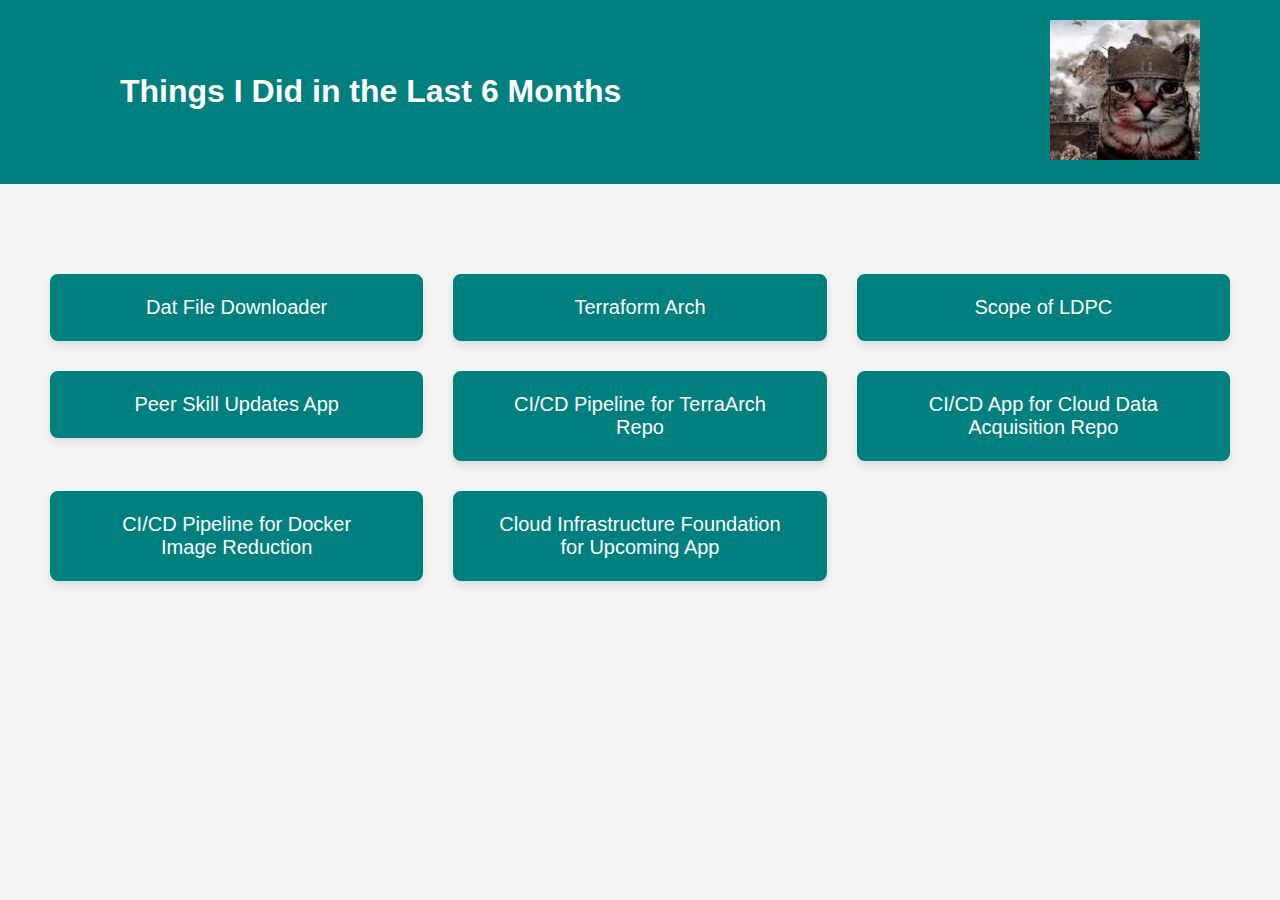
<file: index.html>
<!DOCTYPE html>
<html lang="en">
<head>
    <meta charset="UTF-8">
    <meta name="viewport" content="width=device-width, initial-scale=1.0">
    <title>Home Page</title>
    <link rel="stylesheet" href="styles.css">
</head>
<body>
    <!-- Top Bar Section -->
    <div class="topbar">
        <div class="topbar-text">
            <h1>Things I Did in the Last 6 Months</h1>
        </div>
        <div class="topbar-image">
            <img src="cat.jpg" alt="Image" />
        </div>
    </div>

    <!-- Main Container for Tabs -->
    <div class="container">
        <div class="tabs">
            <!-- Tab 1 - Dat File Downloader -->
            <div class="tab" id="dat-file-downloader">
                <button class="tab-button">Dat File Downloader</button>
                <div class="tab-options">
                    <a href="https://github.com/namansingh1314/azblobdownloader" class="tab-link">README File</a>
                </div>
            </div>

            <!-- Tab 2 - Terraform Arch -->
            <div class="tab" id="terraform-arch">
                <button class="tab-button">Terraform Arch</button>
                <div class="tab-options">
                    <a href="https://dev.azure.com/SE-BESS/BESS-Digi/_wiki/wikis/BESS-Digi.wiki/172/Terraform-Architecture" class="tab-link" target="_blank">Resource Link</a>
                    <a href="/readme/terraform-arch" class="tab-link">README File</a>
                </div>
            </div>

            <!-- Tab 3 - Scope of LDPC -->
            <div class="tab" id="scope-of-ldpc">
                <button class="tab-button">Scope of LDPC</button>
                <div class="tab-options">
                    <a href="https://github.com/namansingh1314/LDPC-papers/blob/main/README.md" class="tab-link">README File</a>
                </div>
            </div>

            <!-- Tab 4 - Peer Skill Updates App -->
            <div class="tab" id="peer-skill-updates">
                <button class="tab-button">Peer Skill Updates App</button>
                <div class="tab-options">
                    <a href="https://bess-learns.vercel.app/" class="tab-link" target="_blank">Resource Link</a>
                    <a href="/readme/peer-skill-updates" class="tab-link">README File</a>
                </div>
            </div>

            <!-- Tab 5 - CI/CD Pipeline for TerraArch Repo -->
            <div class="tab" id="ci-cd-pipeline-terraform">
                <button class="tab-button">CI/CD Pipeline for TerraArch Repo</button>
                <div class="tab-options">
                    <a href="read.html" class="tab-link">README File</a>
                </div>
            </div>

            <!-- Tab 6 - CI/CD App for Cloud Data Acquisition Repo -->
            <div class="tab" id="ci-cd-pipeline-cloud-data">
                <button class="tab-button">CI/CD App for Cloud Data Acquisition Repo</button>
                <div class="tab-options">
                    <a href="read.html" class="tab-link">README File</a>
                </div>
            </div>

            <!-- Tab 7 - CI/CD Pipeline for Docker Image Reduction -->
            <div class="tab" id="ci-cd-pipeline-docker">
                <button class="tab-button">CI/CD Pipeline for Docker Image Reduction</button>
                <div class="tab-options">
                    <a href="read.html" class="tab-link">README File</a>
                </div>
            </div>

            <!-- Tab 8 - Cloud Infrastructure Foundation for Upcoming App -->
            <div class="tab" id="cloud-infrastructure">
                <button class="tab-button">Cloud Infrastructure Foundation for Upcoming App</button>
                <div class="tab-options">
                    <a href="" class="tab-link">README File</a>
                </div>
            </div>
        </div>
    </div>

    <script src="script.js"></script>
</body>
</html>
</file>
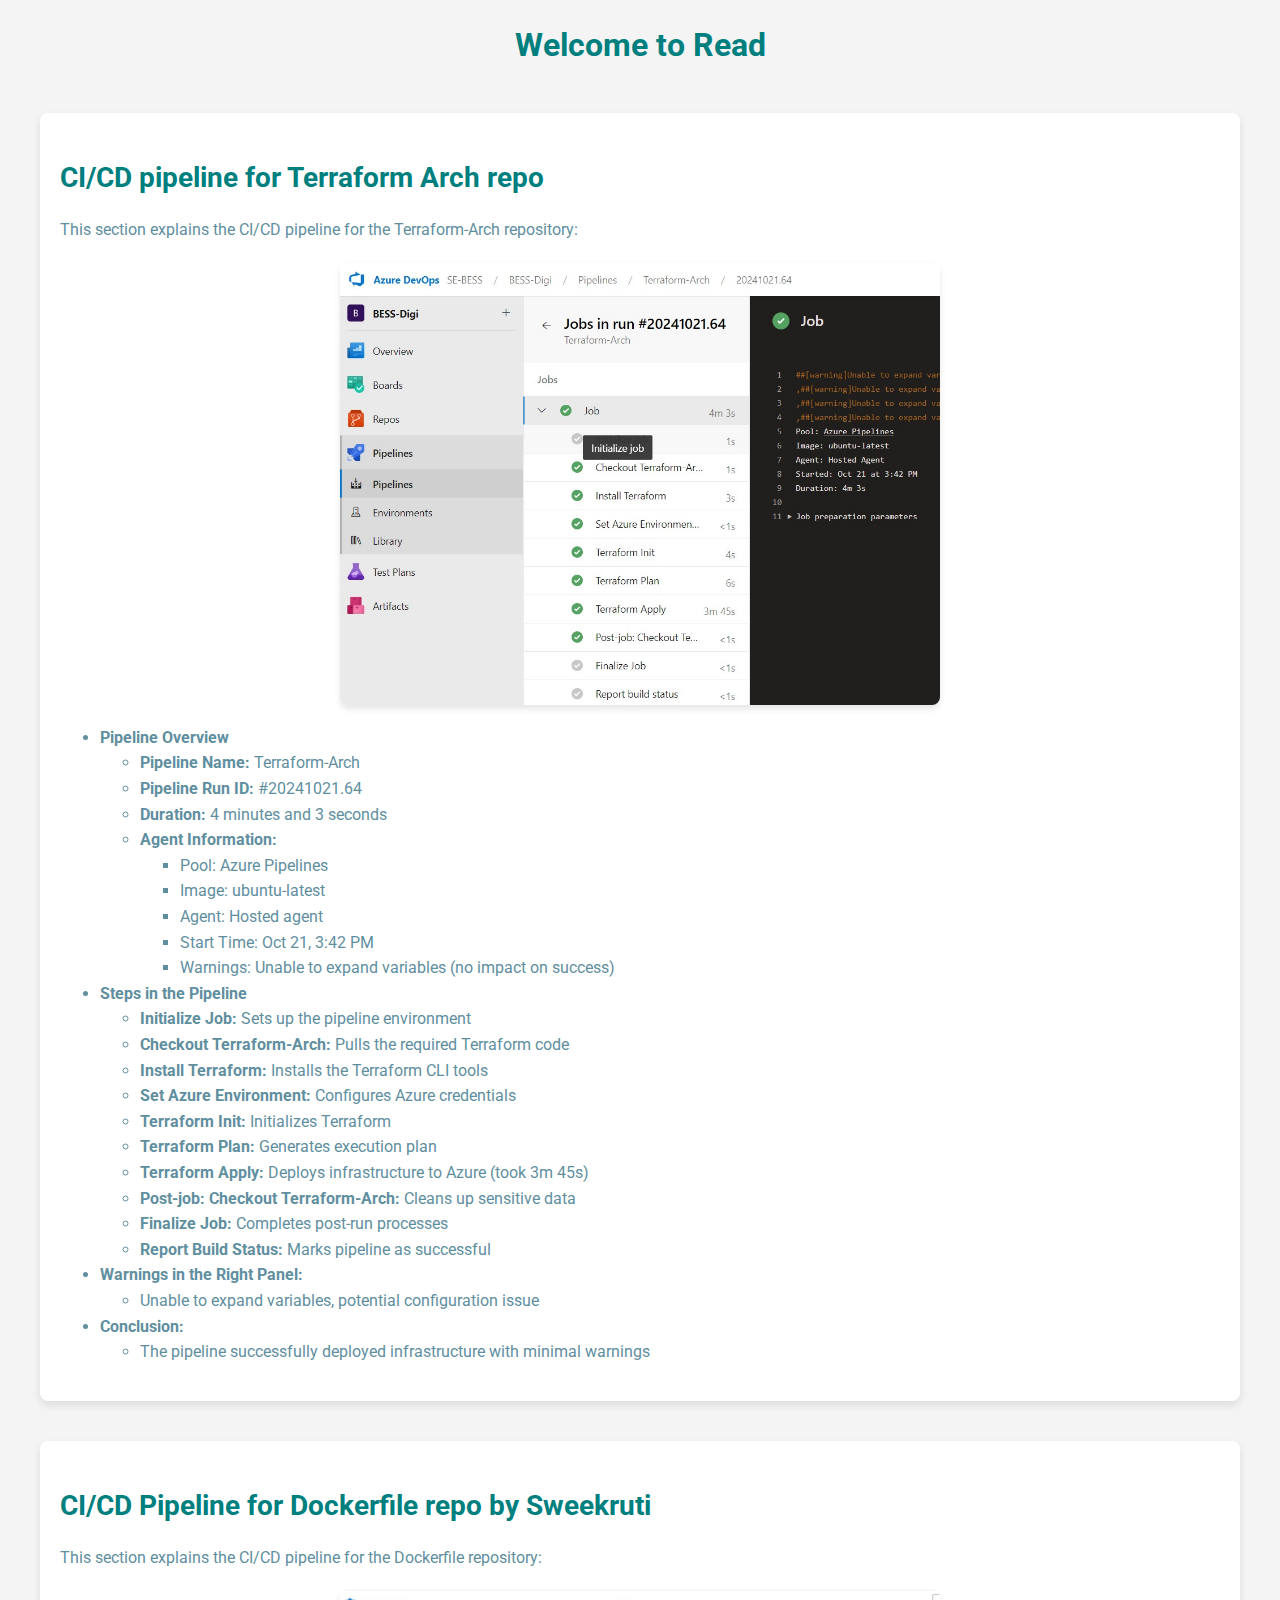
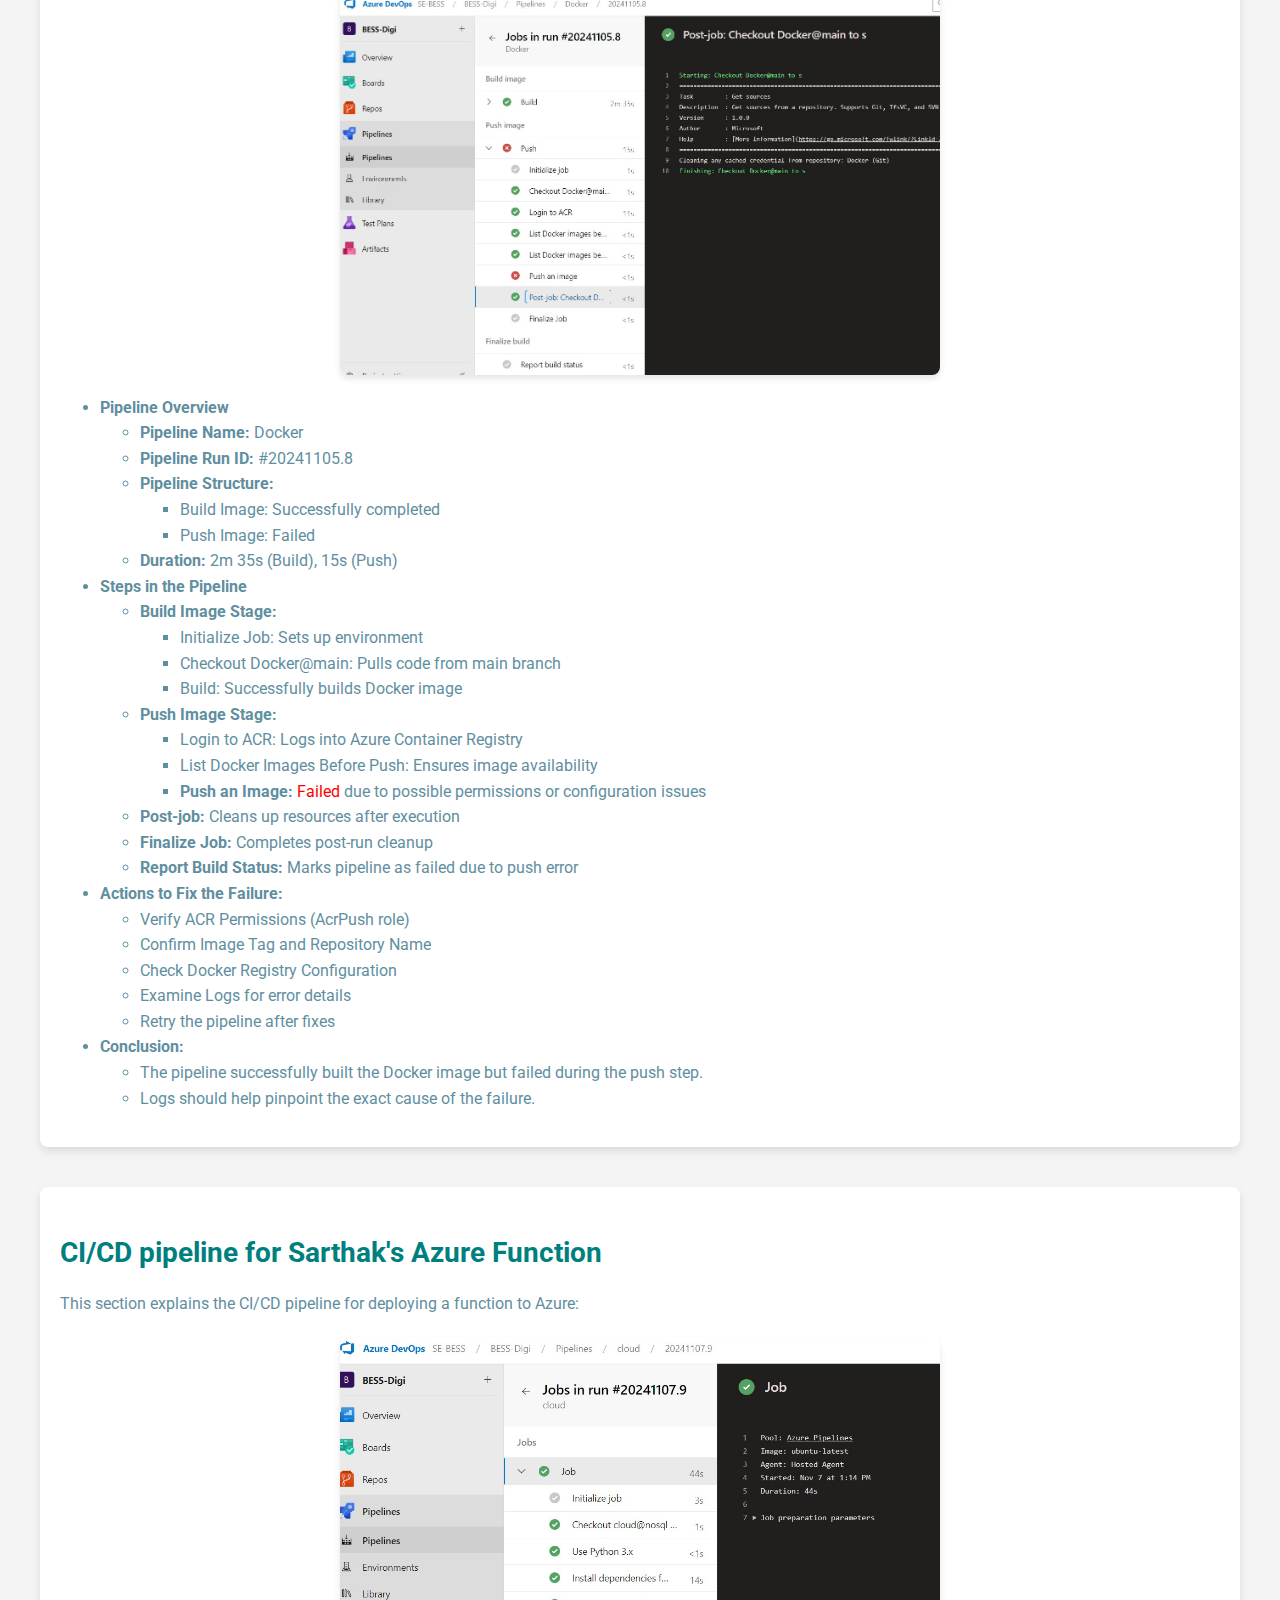
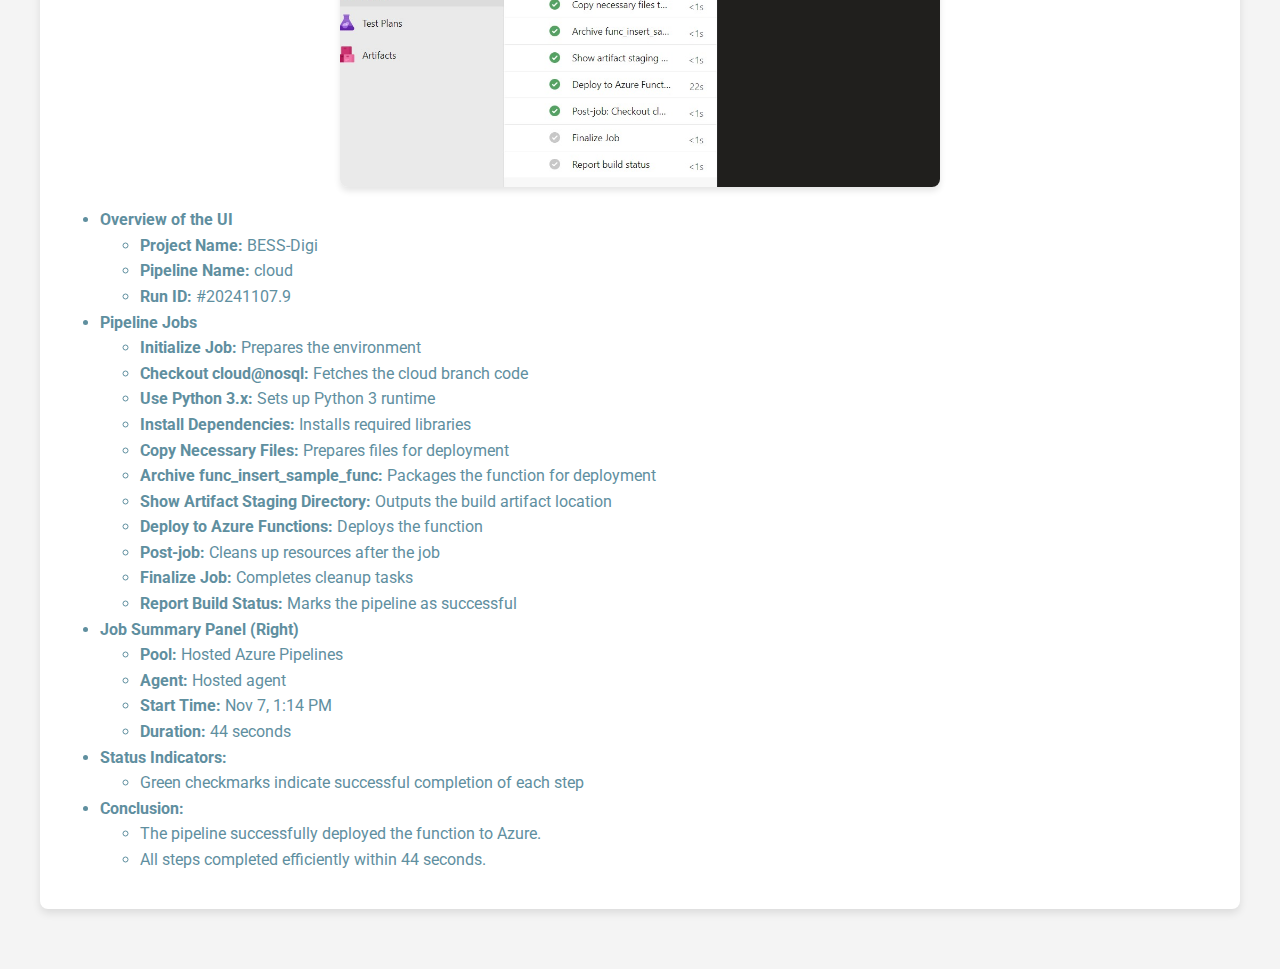
<file: read.html>
<!DOCTYPE html>
<html lang="en">

<head>
    <meta charset="UTF-8">
    <meta name="viewport" content="width=device-width, initial-scale=1.0">
    <title>Read</title>
    <link href="https://fonts.googleapis.com/css2?family=Roboto:wght@400;500;700&display=swap" rel="stylesheet">
    <style>
        :root {
            --teal: #007f7f;
            --blue: #5f8f9f;
            --gray: #c0c0c0;
            --olive: #8f8f5f;
            --white: #ffffff;
        }

        body {
            font-family: 'Roboto', sans-serif;
            background-color: #f4f4f4;
            margin: 0;
            padding: 0;
            color: var(--blue);
            line-height: 1.6;
        }

        h1 {
            text-align: center;
            color: var(--teal);
            margin-top: 20px;
        }

        .container {
            max-width: 1200px;
            margin: 0 auto;
            padding: 20px;
        }

        .section {
            background: var(--white);
            margin-bottom: 40px;
            padding: 20px;
            border-radius: 8px;
            box-shadow: 0 4px 8px rgba(0, 0, 0, 0.1);
        }

        .section h2 {
            font-size: 28px;
            color: var(--teal);
            margin-bottom: 15px;
        }

        .section img {
            display: block;
            width: 100%;
            max-width: 600px;
            margin: 20px auto;
            border-radius: 8px;
            box-shadow: 0 4px 6px rgba(0, 0, 0, 0.1);
        }

        .section p {
            margin-bottom: 15px;
            color: var(--blue);
            text-align: justify;
        }

        footer {
            text-align: center;
            padding: 20px;
            background-color: var(--teal);
            color: var(--white);
            margin-top: 40px;
        }
    </style>
</head>

<body>
    <h1>Welcome to Read</h1>
    <div class="container">

        <!-- Section 1 -->
        <div class="section">
            <h2>CI/CD pipeline for Terraform Arch repo</h2>
            <p>This section explains the CI/CD pipeline for the Terraform-Arch repository:</p>
            <img src="terrapipe.jpg" alt="Example Image 1">
            <ul>
                <li><strong>Pipeline Overview</strong>
                    <ul>
                        <li><strong>Pipeline Name:</strong> Terraform-Arch</li>
                        <li><strong>Pipeline Run ID:</strong> #20241021.64</li>
                        <li><strong>Duration:</strong> 4 minutes and 3 seconds</li>
                        <li><strong>Agent Information:</strong>
                            <ul>
                                <li>Pool: Azure Pipelines</li>
                                <li>Image: ubuntu-latest</li>
                                <li>Agent: Hosted agent</li>
                                <li>Start Time: Oct 21, 3:42 PM</li>
                                <li>Warnings: Unable to expand variables (no impact on success)</li>
                            </ul>
                        </li>
                    </ul>
                </li>

                <li><strong>Steps in the Pipeline</strong>
                    <ul>
                        <li><strong>Initialize Job:</strong> Sets up the pipeline environment</li>
                        <li><strong>Checkout Terraform-Arch:</strong> Pulls the required Terraform code</li>
                        <li><strong>Install Terraform:</strong> Installs the Terraform CLI tools</li>
                        <li><strong>Set Azure Environment:</strong> Configures Azure credentials</li>
                        <li><strong>Terraform Init:</strong> Initializes Terraform</li>
                        <li><strong>Terraform Plan:</strong> Generates execution plan</li>
                        <li><strong>Terraform Apply:</strong> Deploys infrastructure to Azure (took 3m 45s)</li>
                        <li><strong>Post-job: Checkout Terraform-Arch:</strong> Cleans up sensitive data</li>
                        <li><strong>Finalize Job:</strong> Completes post-run processes</li>
                        <li><strong>Report Build Status:</strong> Marks pipeline as successful</li>
                    </ul>
                </li>

                <li><strong>Warnings in the Right Panel:</strong>
                    <ul>
                        <li>Unable to expand variables, potential configuration issue</li>
                    </ul>
                </li>

                <li><strong>Conclusion:</strong>
                    <ul>
                        <li>The pipeline successfully deployed infrastructure with minimal warnings</li>
                    </ul>
                </li>
            </ul>
        </div>

        <!-- Section 2 -->
        <div class="section">
            <h2>CI/CD Pipeline for Dockerfile repo by Sweekruti</h2>
            <p>This section explains the CI/CD pipeline for the Dockerfile repository:</p>
            <img src="dockerpipe.jpg" alt="Example Image 2">
            <ul>
                <li><strong>Pipeline Overview</strong>
                    <ul>
                        <li><strong>Pipeline Name:</strong> Docker</li>
                        <li><strong>Pipeline Run ID:</strong> #20241105.8</li>
                        <li><strong>Pipeline Structure:</strong>
                            <ul>
                                <li>Build Image: Successfully completed</li>
                                <li>Push Image: Failed</li>
                            </ul>
                        </li>
                        <li><strong>Duration:</strong> 2m 35s (Build), 15s (Push)</li>
                    </ul>
                </li>

                <li><strong>Steps in the Pipeline</strong>
                    <ul>
                        <li><strong>Build Image Stage:</strong>
                            <ul>
                                <li>Initialize Job: Sets up environment</li>
                                <li>Checkout Docker@main: Pulls code from main branch</li>
                                <li>Build: Successfully builds Docker image</li>
                            </ul>
                        </li>
                        <li><strong>Push Image Stage:</strong>
                            <ul>
                                <li>Login to ACR: Logs into Azure Container Registry</li>
                                <li>List Docker Images Before Push: Ensures image availability</li>
                                <li><strong>Push an Image:</strong> <span style="color: red;">Failed</span> due to possible permissions or configuration issues</li>
                            </ul>
                        </li>
                        <li><strong>Post-job:</strong> Cleans up resources after execution</li>
                        <li><strong>Finalize Job:</strong> Completes post-run cleanup</li>
                        <li><strong>Report Build Status:</strong> Marks pipeline as failed due to push error</li>
                    </ul>
                </li>

                <li><strong>Actions to Fix the Failure:</strong>
                    <ul>
                        <li>Verify ACR Permissions (AcrPush role)</li>
                        <li>Confirm Image Tag and Repository Name</li>
                        <li>Check Docker Registry Configuration</li>
                        <li>Examine Logs for error details</li>
                        <li>Retry the pipeline after fixes</li>
                    </ul>
                </li>

                <li><strong>Conclusion:</strong>
                    <ul>
                        <li>The pipeline successfully built the Docker image but failed during the push step.</li>
                        <li>Logs should help pinpoint the exact cause of the failure.</li>
                    </ul>
                </li>
            </ul>
        </div>

        <!-- Section 3 -->
        <div class="section">
            <h2>CI/CD pipeline for Sarthak's Azure Function</h2>
            <p>This section explains the CI/CD pipeline for deploying a function to Azure:</p>
            <img src="cloudpipe.jpg" alt="Example Image 3">
            <ul>
                <li><strong>Overview of the UI</strong>
                    <ul>
                        <li><strong>Project Name:</strong> BESS-Digi</li>
                        <li><strong>Pipeline Name:</strong> cloud</li>
                        <li><strong>Run ID:</strong> #20241107.9</li>
                    </ul>
                </li>

                <li><strong>Pipeline Jobs</strong>
                    <ul>
                        <li><strong>Initialize Job:</strong> Prepares the environment</li>
                        <li><strong>Checkout cloud@nosql:</strong> Fetches the cloud branch code</li>
                        <li><strong>Use Python 3.x:</strong> Sets up Python 3 runtime</li>
                        <li><strong>Install Dependencies:</strong> Installs required libraries</li>
                        <li><strong>Copy Necessary Files:</strong> Prepares files for deployment</li>
                        <li><strong>Archive func_insert_sample_func:</strong> Packages the function for deployment</li>
                        <li><strong>Show Artifact Staging Directory:</strong> Outputs the build artifact location</li>
                        <li><strong>Deploy to Azure Functions:</strong> Deploys the function</li>
                        <li><strong>Post-job:</strong> Cleans up resources after the job</li>
                        <li><strong>Finalize Job:</strong> Completes cleanup tasks</li>
                        <li><strong>Report Build Status:</strong> Marks the pipeline as successful</li>
                    </ul>
                </li>

                <li><strong>Job Summary Panel (Right)</strong>
                    <ul>
                        <li><strong>Pool:</strong> Hosted Azure Pipelines</li>
                        <li><strong>Agent:</strong> Hosted agent</li>
                        <li><strong>Start Time:</strong> Nov 7, 1:14 PM</li>
                        <li><strong>Duration:</strong> 44 seconds</li>
                    </ul>
                </li>

                <li><strong>Status Indicators:</strong>
                    <ul>
                        <li>Green checkmarks indicate successful completion of each step</li>
                    </ul>
                </li>

                <li><strong>Conclusion:</strong>
                    <ul>
                        <li>The pipeline successfully deployed the function to Azure.</li>
                        <li>All steps completed efficiently within 44 seconds.</li>
                    </ul>
                </li>
            </ul>
        </div>

    </div>
</body>


</html>
</file>
<file: styles.css>
/* Color Palette - Custom Colors */
:root {
    --teal: #007f7f; /* Teal */
    --blue: #5f8f9f; /* Blue */
    --gray: #c0c0c0; /* Gray */
    --olive: #8f8f5f; /* Olive */
    --white: #ffffff; /* White */
}

/* Basic Styling */
body {
    font-family: 'Roboto', sans-serif;
    background-color: #f4f4f4;
    margin: 0;
    padding: 0;
    color: var(--blue);
}

h1, h2 {
    font-family: 'Roboto', sans-serif;
    color: var(--blue);
    margin-bottom: 20px;
}

/* Topbar Styling */
.topbar {
    display: flex;
    justify-content: space-between; /* Space between text and image */
    align-items: center;
    background-color: var(--teal);
    padding: 20px;
    margin-bottom: 40px;
    width: 100%;
}

.topbar-text {
    flex: 1;
    padding-left: 100px; /* Added padding to the right of the heading */
}

.topbar-text h1 {
    margin: 0;
    color: var(--white);
    font-size: 32px; /* Adjust heading size */
}

.topbar-image img {
    width: 150px; /* Adjust image size */
    height: auto;
    max-width: 100%;
    padding-right: 100px; /* Added padding to the right of the image */
}

/* Container for the buttons */
.container {
    display: flex;
    justify-content: center;
    padding: 50px;
    max-width: 1200px;
    margin: 0 auto;
}

.tabs {
    display: grid;
    grid-template-columns: repeat(auto-fit, minmax(300px, 1fr));
    gap: 30px; /* Increased gap between the buttons */
    width: 100%;
}

/* Button Styling */
.tab-button {
    padding: 20px 40px; /* Increased padding for larger buttons */
    font-size: 20px; /* Bigger font size */
    background-color: var(--teal);
    color: var(--white);
    border: 2px solid var(--teal);
    border-radius: 8px;
    cursor: pointer;
    width: 100%;
    transition: all 0.3s ease;
    text-align: center;
    box-shadow: 0 4px 8px rgba(0, 0, 0, 0.1);
    font-weight: 500;
}

.tab-button:hover {
    background-color: var(--blue);
    border-color: var(--blue);
    transform: translateY(-3px);
    box-shadow: 0 6px 12px rgba(0, 0, 0, 0.2);
}

/* Tab Hover Options */
.tab {
    position: relative;
    transition: transform 0.3s ease;
}

.tab:hover {
    transform: translateY(-5px);
}

.tab-options {
    display: none;
    position: absolute;
    top: 100%;
    left: 0;
    background-color: var(--white);
    border: 1px solid var(--gray);
    width: 100%;
    border-radius: 8px;
    z-index: 10;
    box-shadow: 0 4px 6px rgba(0, 0, 0, 0.1);
}

.tab-options a {
    display: block;
    padding: 12px 25px; /* Increased padding for better spacing */
    text-decoration: none;
    color: var(--blue);
    font-size: 16px;
    font-weight: 400;
    transition: background-color 0.3s ease, color 0.3s ease;
    border-bottom: 1px solid var(--gray);
}

.tab-options a:last-child {
    border-bottom: none;
}

.tab-options a:hover {
    background-color: var(--gray);
    color: var(--teal);
}

/* Show Options on Hover */
.tab:hover .tab-options {
    display: block;
}

/* Responsive Styling */
@media (max-width: 768px) {
    .tabs {
        grid-template-columns: 1fr 1fr;
    }

    .tab-button {
        font-size: 18px; /* Slightly smaller font on medium screens */
        padding: 15px 30px; /* Adjusted padding */
    }

    .tab-options a {
        font-size: 14px;
    }
}

@media (max-width: 480px) {
    .tabs {
        grid-template-columns: 1fr;
    }

    .tab-button {
        font-size: 16px;
        padding: 12px 24px; /* Adjusted padding for smaller screens */
    }

    .tab-options a {
        font-size: 12px;
    }
}
</file>
